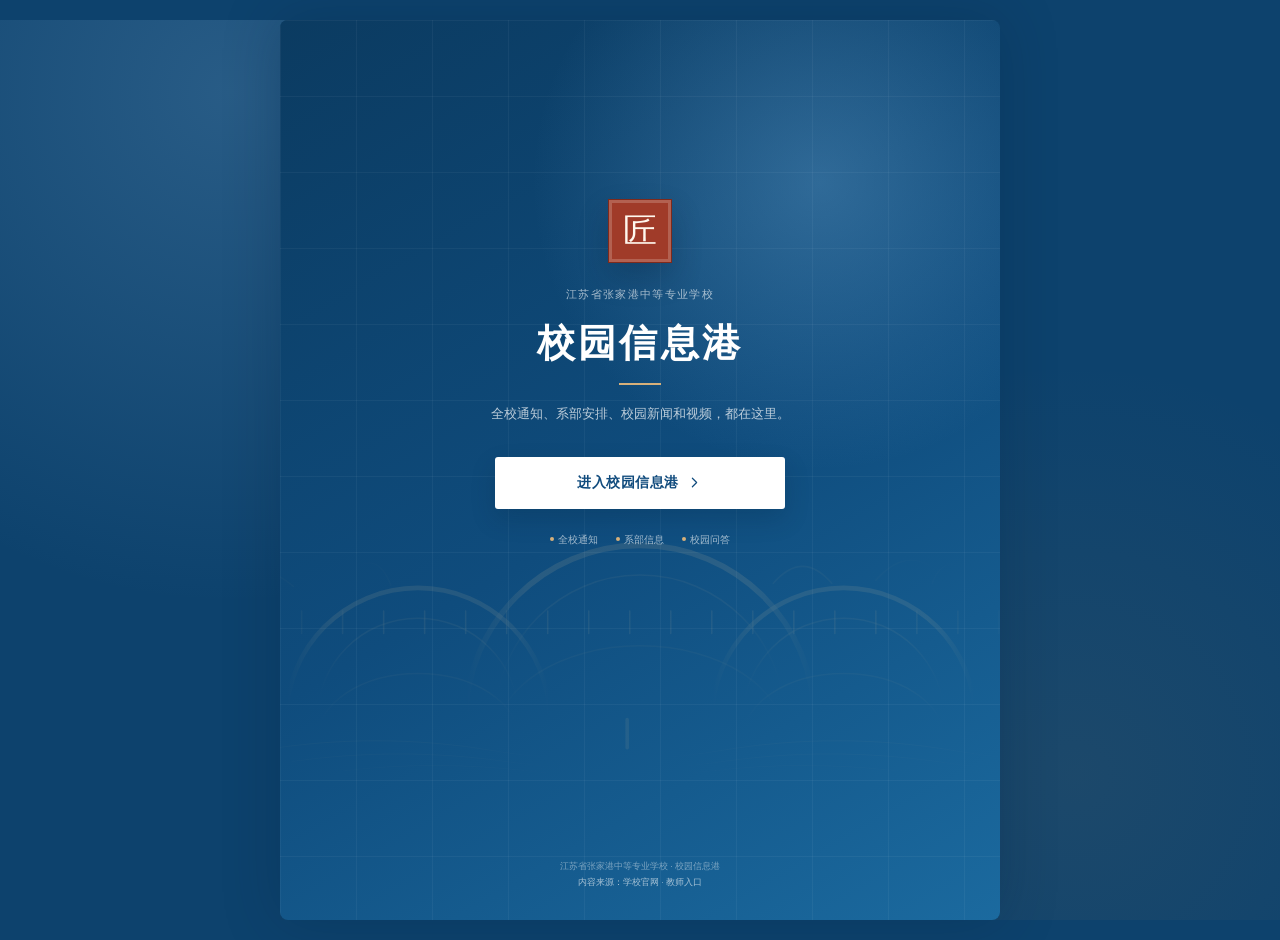
<file: index.html>
<!doctype html>
<html lang="zh-CN">
<head>
<meta charset="utf-8">
<meta name="viewport" content="width=device-width,initial-scale=1,viewport-fit=cover">
<meta name="theme-color" content="#173a33">
<meta name="description" content="江苏省张家港中等专业学校校园信息港学生端">
<title>校园信息港</title>
<link rel="icon" href="assets/images/brand/favicon.svg" type="image/svg+xml">
<link rel="stylesheet" href="assets/css/student.css">
</head>
<body>
<div id="app" class="app-shell">
<div class="boot">
<div class="boot-seal">匠</div>
<p>校园信息港</p>
</div>
</div>
<div id="modalRoot"></div>
<div id="toastRoot" class="toast-wrap"></div>
<script src="assets/vendor/crypto-js/crypto-js.min.js"></script>
<script src="assets/js/seed.js"></script>
<script src="assets/js/core.js"></script>
<script src="assets/js/student.js"></script>
</body>
</html>
</file>
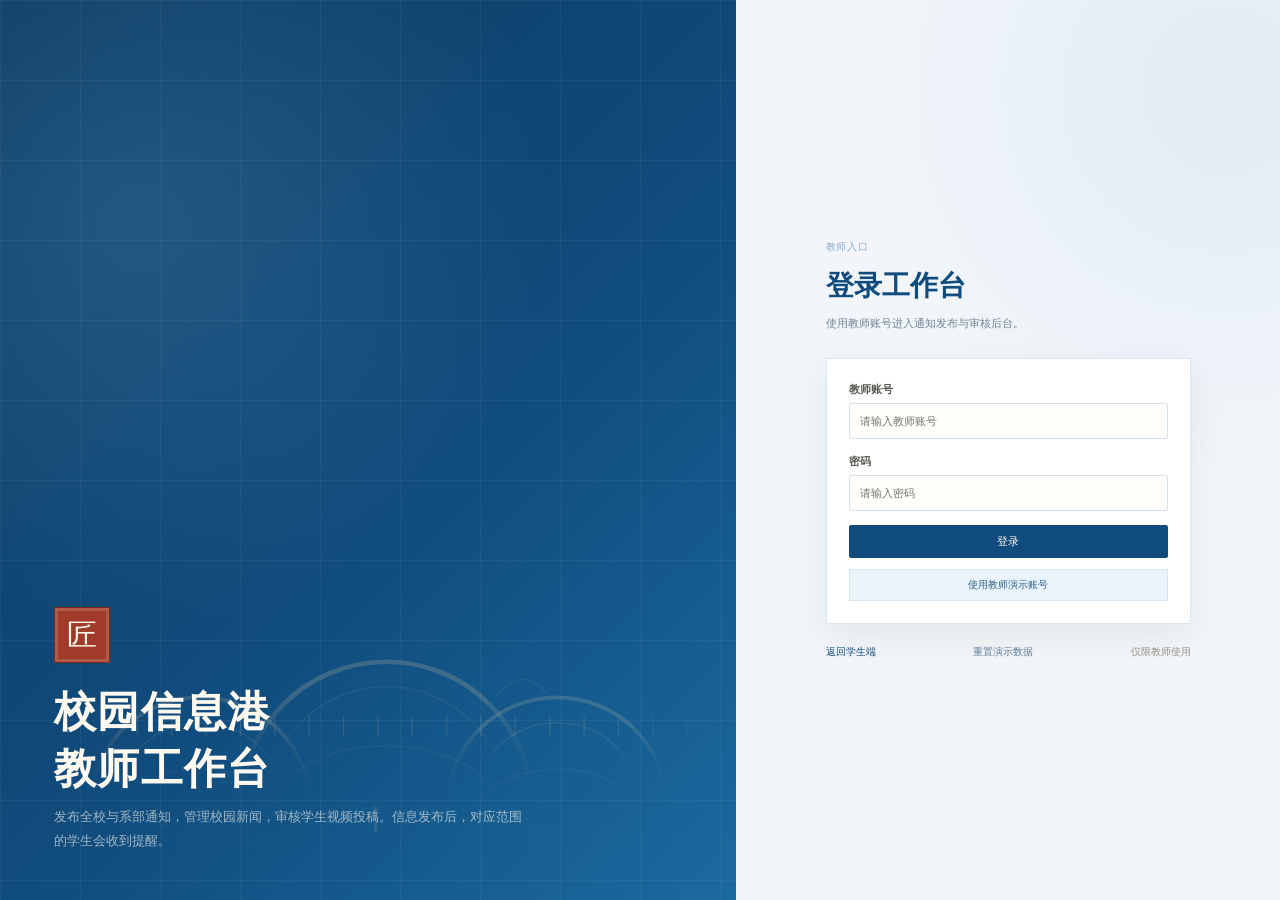
<file: teacher.html>
<!doctype html>
<html lang="zh-CN">
<head>
<meta charset="utf-8">
<meta name="viewport" content="width=device-width,initial-scale=1">
<meta name="theme-color" content="#173a33">
<meta name="description" content="江苏省张家港中等专业学校校园信息港教师端">
<title>教师工作台 · 校园信息港</title>
<link rel="icon" href="assets/images/brand/favicon.svg" type="image/svg+xml">
<link rel="stylesheet" href="assets/css/teacher.css">
</head>
<body>
<div id="teacherApp">
<div class="teacher-boot">
<div class="boot-seal">匠</div>
<p>教师工作台</p>
</div>
</div>
<div id="modalRoot"></div>
<div id="toastRoot" class="toast-wrap"></div>
<script src="assets/vendor/crypto-js/crypto-js.min.js"></script>
<script src="assets/js/seed.js"></script>
<script src="assets/js/core.js"></script>
<script src="assets/js/teacher.js"></script>
</body>
</html>
</file>
<file: assets/css/student.css>
:root {
  --green: #173a33;
  --green-2: #235247;
  --green-3: #2f6256;
  --walnut: #493628;
  --walnut-2: #6a503a;
  --brass: #b58b53;
  --brass-2: #d0b07b;
  --paper: #f4f0e7;
  --paper-2: #ebe5d9;
  --surface: #fffdf8;
  --text: #2d2e2a;
  --muted: #746f66;
  --line: #e1d8c8;
  --red: #9d3a28;
  --red-soft: #f9ede8;
  --blue: #4b6770;
  --sage: #637863;
  --shadow: 0 10px 28px rgba(37, 40, 31, 0.07);
  --serif: "STZhongsong", "FZShuSong-Z01", "Songti SC", "Noto Serif SC", "SimSun", serif;
  --sans: "Microsoft YaHei", "PingFang SC", "Noto Sans SC", "Segoe UI", sans-serif;
}

* {
  box-sizing: border-box;
}

html {
  background: #283b36;
  scroll-behavior: smooth;
}

body {
  margin: 0;
  color: var(--text);
  background:
    radial-gradient(circle at 20% 10%, rgba(181, 139, 83, 0.16), transparent 34rem),
    #283b36;
  font-family: var(--sans);
  font-size: 15px;
  line-height: 1.7;
  -webkit-font-smoothing: antialiased;
}

a {
  color: inherit;
  text-decoration: none;
}

button,
input,
textarea,
select {
  font: inherit;
}

button {
  cursor: pointer;
}

img {
  max-width: 100%;
}

h1,
h2,
h3,
p {
  margin-top: 0;
}

.app-shell {
  position: relative;
  width: min(100%, 720px);
  min-height: 100vh;
  margin: 0 auto;
  padding-bottom: calc(76px + env(safe-area-inset-bottom));
  background: var(--paper);
  box-shadow: 0 0 55px rgba(0, 0, 0, 0.22);
}

.boot {
  display: flex;
  align-items: center;
  justify-content: center;
  flex-direction: column;
  gap: 13px;
  min-height: 100vh;
  color: var(--green);
}

.boot-seal {
  display: flex;
  align-items: center;
  justify-content: center;
  width: 54px;
  height: 54px;
  color: #fff8ed;
  background: var(--red);
  border: 1px solid #7d2a1c;
  box-shadow: inset 0 0 0 3px rgba(255, 248, 237, 0.18);
  font-family: var(--serif);
  font-size: 28px;
}

.boot p {
  margin: 0;
  color: var(--green);
  font-family: var(--serif);
  font-size: 18px;
  letter-spacing: 0.08em;
}

.topbar {
  position: sticky;
  top: 0;
  z-index: 50;
  display: flex;
  align-items: center;
  gap: 11px;
  min-height: 63px;
  padding: calc(10px + env(safe-area-inset-top)) 17px 10px;
  color: #fff9ef;
  background: var(--green);
  border-bottom: 1px solid rgba(255, 248, 238, 0.1);
}

.topbar::after {
  position: absolute;
  right: 0;
  bottom: 0;
  left: 0;
  height: 1px;
  background: linear-gradient(90deg, transparent, rgba(208, 176, 123, 0.55), transparent);
  content: "";
}

.top-seal {
  display: flex;
  align-items: center;
  justify-content: center;
  width: 34px;
  height: 34px;
  flex: 0 0 auto;
  color: #fff7ed;
  background: var(--red);
  border: 1px solid #7e2c1c;
  box-shadow: inset 0 0 0 2px rgba(255, 248, 237, 0.18);
  font-family: var(--serif);
  font-size: 18px;
}

.top-brand {
  display: flex;
  flex: 1;
  flex-direction: column;
  min-width: 0;
  line-height: 1.3;
}

.top-brand strong {
  overflow: hidden;
  color: #fff9ef;
  font-family: var(--serif);
  font-size: 17px;
  font-weight: 600;
  letter-spacing: 0.04em;
  text-overflow: ellipsis;
  white-space: nowrap;
}

.top-brand span {
  overflow: hidden;
  color: rgba(255, 248, 238, 0.5);
  font-size: 10px;
  letter-spacing: 0.06em;
  text-overflow: ellipsis;
  white-space: nowrap;
}

.top-action {
  position: relative;
  display: flex;
  align-items: center;
  justify-content: center;
  width: 36px;
  height: 36px;
  flex: 0 0 auto;
  padding: 0;
  color: rgba(255, 248, 238, 0.9);
  background: rgba(255, 248, 238, 0.06);
  border: 1px solid rgba(255, 248, 238, 0.12);
  border-radius: 50%;
}

.top-action svg {
  width: 19px;
  height: 19px;
}

.top-badge {
  position: absolute;
  top: -3px;
  right: -4px;
  display: flex;
  align-items: center;
  justify-content: center;
  min-width: 17px;
  height: 17px;
  padding: 0 4px;
  color: #fff;
  background: var(--red);
  border: 2px solid var(--green);
  border-radius: 99px;
  font-size: 8px;
  font-weight: 700;
  line-height: 1;
}

.top-back {
  display: flex;
  align-items: center;
  justify-content: center;
  width: 33px;
  height: 33px;
  flex: 0 0 auto;
  padding: 0;
  color: #fff9ef;
  background: transparent;
  border: 1px solid rgba(255, 248, 238, 0.16);
  border-radius: 50%;
}

.top-back svg {
  width: 18px;
  height: 18px;
}

.top-page {
  flex: 1;
  color: #fff9ef;
  font-family: var(--serif);
  font-size: 17px;
  letter-spacing: 0.03em;
}

.page {
  padding: 18px 17px 24px;
}

.page-no-pad {
  padding: 0;
}

.home-head {
  display: flex;
  align-items: flex-end;
  justify-content: space-between;
  gap: 16px;
  padding: 4px 1px 16px;
}

.home-head h1 {
  margin: 0 0 4px;
  color: var(--green);
  font-family: var(--serif);
  font-size: 26px;
  font-weight: 700;
  line-height: 1.36;
  letter-spacing: 0.01em;
}

.home-head p {
  margin: 0;
  color: var(--muted);
  font-size: 11.5px;
}

.dept-pill {
  display: inline-flex;
  align-items: center;
  gap: 6px;
  padding: 4px 9px;
  color: var(--green-2);
  background: rgba(35, 82, 71, 0.07);
  border: 1px solid rgba(35, 82, 71, 0.16);
  border-radius: 99px;
  font-size: 10.5px;
  white-space: nowrap;
}

.dept-pill::before {
  width: 5px;
  height: 5px;
  background: var(--green-3);
  border-radius: 50%;
  content: "";
}

.ask-card {
  position: relative;
  overflow: hidden;
  margin-bottom: 16px;
  padding: 19px 18px 17px;
  color: #fff9ef;
  background:
    linear-gradient(100deg, rgba(17, 49, 43, 0.98), rgba(42, 87, 74, 0.96)),
    var(--green);
  border-radius: 7px;
}

.ask-card::before {
  position: absolute;
  right: -65px;
  bottom: -96px;
  width: 240px;
  height: 240px;
  border: 1px solid rgba(211, 183, 137, 0.18);
  border-radius: 50%;
  box-shadow: 0 0 0 35px rgba(211, 183, 137, 0.04), 0 0 0 70px rgba(211, 183, 137, 0.025);
  content: "";
}

.ask-card::after {
  position: absolute;
  right: -25px;
  bottom: -4px;
  width: 280px;
  height: 92px;
  background: url("../images/brand/bridge.svg") center bottom / cover no-repeat;
  content: "";
  opacity: 0.22;
}

.ask-copy {
  position: relative;
  z-index: 1;
  display: flex;
  align-items: center;
  justify-content: space-between;
  gap: 12px;
  margin-bottom: 13px;
}

.ask-copy h2 {
  margin: 0;
  font-family: var(--serif);
  font-size: 20px;
  font-weight: 600;
  letter-spacing: 0.02em;
}

.ask-copy span {
  color: rgba(255, 249, 239, 0.6);
  font-size: 10px;
}

.ask-form {
  position: relative;
  z-index: 1;
  display: flex;
  align-items: center;
  gap: 7px;
  padding: 4px 4px 4px 12px;
  background: rgba(255, 253, 248, 0.96);
  border-radius: 5px;
}

.ask-form input {
  width: 100%;
  min-width: 0;
  padding: 7px 0;
  color: var(--text);
  background: transparent;
  border: 0;
  outline: 0;
  font-size: 12.5px;
}

.ask-form input::placeholder {
  color: #9d9588;
}

.ask-form button {
  display: flex;
  align-items: center;
  justify-content: center;
  width: 35px;
  height: 35px;
  flex: 0 0 auto;
  padding: 0;
  color: #fff7ed;
  background: var(--walnut);
  border: 0;
  border-radius: 3px;
}

.ask-form button svg {
  width: 18px;
  height: 18px;
}

.urgent-card {
  display: flex;
  align-items: flex-start;
  gap: 11px;
  margin-bottom: 17px;
  padding: 13px 14px;
  background: var(--red-soft);
  border: 1px solid #eccfc4;
  border-left: 3px solid var(--red);
  border-radius: 4px;
}

.urgent-icon {
  display: flex;
  align-items: center;
  justify-content: center;
  width: 31px;
  height: 31px;
  flex: 0 0 auto;
  color: var(--red);
  background: #fff8f3;
  border: 1px solid #e6c8bd;
  border-radius: 50%;
}

.urgent-icon svg {
  width: 16px;
  height: 16px;
}

.urgent-copy {
  flex: 1;
  min-width: 0;
}

.urgent-meta {
  display: flex;
  align-items: center;
  gap: 7px;
  margin-bottom: 3px;
  color: #9a5b49;
  font-size: 10px;
}

.urgent-meta strong {
  padding: 1px 5px;
  color: #fff;
  background: var(--red);
  font-size: 9px;
  font-weight: 600;
}

.urgent-copy h3 {
  overflow: hidden;
  margin: 0 0 3px;
  color: #4b332a;
  font-family: var(--sans);
  font-size: 13px;
  font-weight: 600;
  line-height: 1.55;
  text-overflow: ellipsis;
  white-space: nowrap;
}

.urgent-copy p {
  overflow: hidden;
  margin: 0;
  color: #8b6b60;
  font-size: 10.5px;
  line-height: 1.55;
  text-overflow: ellipsis;
  white-space: nowrap;
}

.urgent-arrow {
  align-self: center;
  flex: 0 0 auto;
  color: #a37465;
}

.urgent-arrow svg {
  width: 16px;
  height: 16px;
}

.section {
  margin-bottom: 23px;
}

.section-head {
  display: flex;
  align-items: center;
  justify-content: space-between;
  gap: 12px;
  margin-bottom: 10px;
}

.section-head h2 {
  margin: 0;
  color: var(--green);
  font-family: var(--serif);
  font-size: 19px;
  font-weight: 700;
  letter-spacing: 0.02em;
}

.section-head a {
  color: #8b8478;
  font-size: 10.5px;
}

.section-head a:hover {
  color: var(--green);
}

.dept-scroll {
  display: flex;
  gap: 9px;
  overflow-x: auto;
  margin: 0 -17px;
  padding: 1px 17px 4px;
  scrollbar-width: none;
}

.dept-scroll::-webkit-scrollbar {
  display: none;
}

.dept-card {
  display: flex;
  flex: 0 0 163px;
  flex-direction: column;
  min-height: 104px;
  padding: 12px 12px 11px;
  background: var(--surface);
  border: 1px solid var(--line);
  border-top: 3px solid var(--dept-color, var(--green));
  border-radius: 4px;
}

.dept-card:hover {
  border-color: #c9bca8;
  border-top-color: var(--dept-color, var(--green));
}

.dept-card-top {
  display: flex;
  align-items: center;
  justify-content: space-between;
  gap: 8px;
  margin-bottom: 7px;
}

.dept-card strong {
  overflow: hidden;
  color: var(--green);
  font-size: 12.5px;
  font-weight: 600;
  text-overflow: ellipsis;
  white-space: nowrap;
}

.dept-card em {
  flex: 0 0 auto;
  padding: 1px 5px;
  color: var(--dept-color, var(--green));
  background: #f8f5ee;
  border: 1px solid #ece5d8;
  border-radius: 99px;
  font-size: 8.5px;
  font-style: normal;
}

.dept-card p {
  display: -webkit-box;
  overflow: hidden;
  margin: 0;
  color: #777067;
  font-size: 10px;
  line-height: 1.6;
  -webkit-box-orient: vertical;
  -webkit-line-clamp: 2;
}

.dept-card small {
  margin-top: auto;
  padding-top: 6px;
  color: #a49a8d;
  font-size: 8.5px;
}

.notice-list {
  display: flex;
  flex-direction: column;
  gap: 8px;
}

.notice-card {
  display: flex;
  flex-direction: column;
  gap: 5px;
  padding: 13px 14px;
  background: var(--surface);
  border: 1px solid var(--line);
  border-radius: 4px;
  transition: border-color 0.2s ease;
}

.notice-card:hover {
  border-color: #b9ab96;
}

.notice-card.is-pinned {
  border-left: 3px solid var(--brass);
}

.notice-top {
  display: flex;
  align-items: center;
  gap: 6px;
  flex-wrap: wrap;
}

.badge {
  display: inline-flex;
  align-items: center;
  gap: 3px;
  padding: 2px 6px;
  border: 1px solid transparent;
  border-radius: 2px;
  font-size: 9px;
  font-weight: 600;
  line-height: 1.55;
  white-space: nowrap;
}

.badge-urgent {
  color: #973824;
  background: #faece7;
  border-color: #edcfc4;
}

.badge-important {
  color: #8a652d;
  background: #faf3e4;
  border-color: #e8d6b6;
}

.badge-normal {
  color: #6d756b;
  background: #f1f3ee;
  border-color: #dde3d8;
}

.badge-all {
  color: #2f5f57;
  background: #ecf4f0;
  border-color: #cfe3da;
}

.badge-dept {
  color: #5f5b53;
  background: #f6f2ea;
  border-color: #e4dccf;
}

.cat-travel { color: #8d5f34; background: #faf2e6; border-color: #ead9bc; }
.cat-safety { color: #953c2a; background: #f9ece7; border-color: #eccfc5; }
.cat-study { color: #456476; background: #edf3f5; border-color: #d4e1e5; }
.cat-life { color: #6d6048; background: #f7f3e8; border-color: #e7ddca; }
.cat-dept { color: #4b695c; background: #edf4ef; border-color: #d6e4da; }
.cat-event { color: #7b5d72; background: #f5eef2; border-color: #e5d4df; }
.cat-service { color: #5d6b70; background: #f0f4f4; border-color: #dce5e5; }
.cat-skill { color: #806332; background: #faf3e3; border-color: #e9d7b12b; }
.cat-default { color: #6d675e; background: #f5f2ec; border-color: #e5ded2; }

.notice-card h3 {
  margin: 0;
  color: #343630;
  font-family: var(--sans);
  font-size: 14px;
  font-weight: 600;
  line-height: 1.58;
}

.notice-card h3 a {
  display: -webkit-box;
  overflow: hidden;
  -webkit-box-orient: vertical;
  -webkit-line-clamp: 2;
}

.notice-card:hover h3 {
  color: var(--green-2);
}

.notice-bottom {
  display: flex;
  align-items: center;
  justify-content: space-between;
  gap: 12px;
  color: #9b9387;
  font-size: 9.5px;
}

.notice-bottom span {
  display: inline-flex;
  align-items: center;
  gap: 4px;
}

.notice-bottom svg {
  width: 12px;
  height: 12px;
}

.news-strip {
  display: flex;
  gap: 10px;
  overflow-x: auto;
  margin: 0 -17px;
  padding: 1px 17px 4px;
  scrollbar-width: none;
}

.news-strip::-webkit-scrollbar {
  display: none;
}

.news-mini {
  display: flex;
  flex: 0 0 230px;
  flex-direction: column;
  overflow: hidden;
  background: var(--surface);
  border: 1px solid var(--line);
  border-radius: 4px;
}

.news-mini-image {
  display: block;
  overflow: hidden;
  aspect-ratio: 16 / 9;
  background: #e9e2d4;
}

.news-mini-image img {
  width: 100%;
  height: 100%;
  object-fit: cover;
}

.news-mini-copy {
  padding: 10px 11px 11px;
}

.news-mini-copy span {
  color: #9a7650;
  font-size: 9px;
}

.news-mini-copy h3 {
  display: -webkit-box;
  overflow: hidden;
  margin: 3px 0 0;
  color: #343630;
  font-size: 12px;
  font-weight: 600;
  line-height: 1.55;
  -webkit-box-orient: vertical;
  -webkit-line-clamp: 2;
}

.news-text-row {
  display: flex;
  align-items: flex-start;
  gap: 9px;
  padding: 10px 0;
  border-bottom: 1px solid var(--line);
}

.news-text-row:last-child {
  border-bottom: 0;
}

.news-text-row time {
  flex: 0 0 auto;
  color: #9a7650;
  font-size: 9px;
}

.news-text-row span {
  color: #47473f;
  font-size: 12px;
  line-height: 1.55;
}

.video-strip {
  display: flex;
  gap: 10px;
  overflow-x: auto;
  margin: 0 -17px;
  padding: 1px 17px 4px;
  scrollbar-width: none;
}

.video-strip::-webkit-scrollbar {
  display: none;
}

.video-mini {
  flex: 0 0 195px;
  overflow: hidden;
  background: var(--surface);
  border: 1px solid var(--line);
  border-radius: 4px;
}

.video-thumb {
  position: relative;
  display: block;
  overflow: hidden;
  aspect-ratio: 16 / 9;
  background: #d6d0c5;
}

.video-thumb img {
  width: 100%;
  height: 100%;
  object-fit: cover;
}

.video-thumb::after {
  position: absolute;
  inset: 0;
  background: linear-gradient(0deg, rgba(19, 32, 28, 0.36), transparent 60%);
  content: "";
}

.play-dot {
  position: absolute;
  top: 50%;
  left: 50%;
  z-index: 1;
  display: flex;
  align-items: center;
  justify-content: center;
  width: 34px;
  height: 34px;
  color: #fff9ef;
  background: rgba(27, 58, 51, 0.72);
  border: 1px solid rgba(255, 246, 232, 0.45);
  border-radius: 50%;
  transform: translate(-50%, -50%);
}

.play-dot svg {
  width: 17px;
  height: 17px;
  margin-left: 1px;
}

.video-mini-copy {
  padding: 8px 10px 10px;
}

.video-mini-copy h3 {
  display: -webkit-box;
  overflow: hidden;
  margin: 0 0 2px;
  color: #36362f;
  font-size: 11.5px;
  font-weight: 600;
  line-height: 1.55;
  -webkit-box-orient: vertical;
  -webkit-line-clamp: 2;
}

.video-mini-copy span {
  color: #9b9285;
  font-size: 8.5px;
}

.bottom-nav {
  position: fixed;
  right: 0;
  bottom: 0;
  left: 50%;
  z-index: 60;
  display: grid;
  grid-template-columns: repeat(4, 1fr);
  width: min(100%, 720px);
  transform: translateX(-50%);
  padding: 7px 8px calc(6px + env(safe-area-inset-bottom));
  background: rgba(255, 253, 248, 0.97);
  border-top: 1px solid var(--line);
  box-shadow: 0 -8px 24px rgba(37, 40, 31, 0.06);
  backdrop-filter: blur(10px);
}

.tab-item {
  position: relative;
  display: flex;
  flex-direction: column;
  align-items: center;
  gap: 2px;
  padding: 3px 0 2px;
  color: #8d887e;
  font-size: 9px;
  line-height: 1.35;
}

.tab-item svg {
  width: 21px;
  height: 21px;
}

.tab-item.active {
  color: var(--green);
  font-weight: 600;
}

.tab-item.active::before {
  position: absolute;
  top: -7px;
  left: 50%;
  width: 18px;
  height: 2px;
  background: var(--red);
  content: "";
  transform: translateX(-50%);
}

.tab-badge {
  position: absolute;
  top: 0;
  left: calc(50% + 8px);
  display: flex;
  align-items: center;
  justify-content: center;
  min-width: 15px;
  height: 15px;
  padding: 0 4px;
  color: #fff;
  background: var(--red);
  border: 1px solid var(--surface);
  border-radius: 99px;
  font-size: 7px;
  font-weight: 700;
  line-height: 1;
}

.page-head {
  padding: 3px 1px 15px;
}

.page-head h1 {
  margin: 0 0 3px;
  color: var(--green);
  font-family: var(--serif);
  font-size: 25px;
  font-weight: 700;
}

.page-head p {
  margin: 0;
  color: var(--muted);
  font-size: 11px;
}

.filter-box {
  margin-bottom: 12px;
}

.search-line {
  display: flex;
  align-items: center;
  gap: 8px;
  padding: 8px 11px;
  background: var(--surface);
  border: 1px solid var(--line);
  border-radius: 4px;
}

.search-line svg {
  width: 16px;
  height: 16px;
  flex: 0 0 auto;
  color: #a59d91;
}

.search-line input {
  width: 100%;
  min-width: 0;
  padding: 1px 0;
  color: var(--text);
  background: transparent;
  border: 0;
  outline: 0;
  font-size: 12px;
}

.filter-scroll {
  display: flex;
  gap: 5px;
  overflow-x: auto;
  margin: 10px -17px 0;
  padding: 0 17px 2px;
  scrollbar-width: none;
}

.filter-scroll::-webkit-scrollbar {
  display: none;
}

.filter-chip {
  flex: 0 0 auto;
  padding: 5px 10px;
  color: #7d786e;
  background: transparent;
  border: 1px solid var(--line);
  border-radius: 99px;
  font-size: 10.5px;
  white-space: nowrap;
}

.filter-chip.active {
  color: #fff8ee;
  background: var(--green);
  border-color: var(--green);
}

.filter-row {
  display: flex;
  align-items: center;
  gap: 7px;
  margin-top: 8px;
}

.filter-row select {
  flex: 1;
  padding: 7px 9px;
  color: #6d685f;
  background: var(--surface);
  border: 1px solid var(--line);
  border-radius: 4px;
  outline: 0;
  font-size: 10.5px;
}

.result-count {
  margin: 8px 1px 9px;
  color: #91897c;
  font-size: 9.5px;
}

.notice-detail-head {
  padding: 3px 1px 16px;
}

.detail-badges {
  display: flex;
  align-items: center;
  flex-wrap: wrap;
  gap: 6px;
  margin-bottom: 9px;
}

.notice-detail-head h1 {
  margin: 0 0 13px;
  color: #2f332d;
  font-family: var(--serif);
  font-size: 25px;
  font-weight: 700;
  line-height: 1.48;
}

.detail-meta {
  display: flex;
  flex-wrap: wrap;
  gap: 5px 13px;
  color: #938b7f;
  font-size: 10px;
}

.detail-meta span {
  display: inline-flex;
  align-items: center;
  gap: 4px;
}

.detail-meta svg {
  width: 12px;
  height: 12px;
}

.notice-content {
  padding: 17px 16px;
  color: #3f423b;
  background: var(--surface);
  border: 1px solid var(--line);
  border-radius: 4px;
  font-size: 13.5px;
  line-height: 2;
  white-space: pre-line;
}

.notice-source {
  display: flex;
  align-items: flex-start;
  gap: 8px;
  margin-top: 12px;
  padding: 11px 12px;
  color: #8b8375;
  background: #f1ece2;
  border: 1px solid #e5dccd;
  border-radius: 3px;
  font-size: 10px;
  line-height: 1.7;
}

.notice-source svg {
  flex: 0 0 auto;
  width: 14px;
  height: 14px;
  margin-top: 2px;
  color: var(--brass);
}

.detail-actions {
  display: flex;
  gap: 7px;
  margin-top: 13px;
}

.btn {
  display: inline-flex;
  align-items: center;
  justify-content: center;
  gap: 6px;
  padding: 8px 13px;
  border: 1px solid transparent;
  border-radius: 3px;
  font-size: 11.5px;
  font-weight: 500;
  line-height: 1.5;
}

.btn svg {
  width: 15px;
  height: 15px;
}

.btn-primary {
  color: #fff8ee;
  background: var(--green);
  border-color: var(--green);
}

.btn-primary:hover {
  background: var(--green-2);
}

.btn-outline {
  color: var(--green);
  background: transparent;
  border-color: #b9c7bd;
}

.btn-outline:hover {
  background: #edf2ed;
}

.btn-soft {
  color: #5f5b52;
  background: #f2eee6;
  border-color: #e3dbcd;
}

.btn-danger {
  color: #913b2a;
  background: #faeee9;
  border-color: #eccfc4;
}

.btn-block {
  width: 100%;
}

.btn[disabled] {
  opacity: 0.55;
  cursor: wait;
}

.related-block {
  margin-top: 23px;
}

.related-block h2 {
  margin: 0 0 9px;
  color: var(--green);
  font-family: var(--serif);
  font-size: 17px;
}

.related-link {
  display: flex;
  align-items: center;
  gap: 8px;
  padding: 9px 0;
  color: #52554d;
  border-bottom: 1px solid var(--line);
  font-size: 11.5px;
}

.related-link:last-child {
  border-bottom: 0;
}

.related-link span {
  width: 5px;
  height: 5px;
  flex: 0 0 auto;
  background: var(--brass);
  border-radius: 50%;
}

.empty {
  padding: 42px 18px;
  color: #8d867a;
  text-align: center;
  background: var(--surface);
  border: 1px dashed #d8cdbb;
  border-radius: 4px;
}

.empty svg {
  width: 29px;
  height: 29px;
  margin-bottom: 8px;
  color: #b3a996;
}

.empty h2 {
  margin: 0 0 4px;
  color: #5f5a51;
  font-family: var(--serif);
  font-size: 17px;
}

.empty p {
  margin: 0;
  font-size: 10.5px;
  line-height: 1.7;
}

.ask-page {
  display: flex;
  flex-direction: column;
  min-height: calc(100vh - 63px);
  padding-bottom: calc(136px + env(safe-area-inset-bottom));
}

.ask-intro {
  padding: 7px 1px 16px;
}

.ask-intro h1 {
  margin: 0 0 3px;
  color: var(--green);
  font-family: var(--serif);
  font-size: 25px;
}

.ask-intro p {
  margin: 0;
  color: #878074;
  font-size: 10.5px;
}

.chat-list {
  display: flex;
  flex: 1;
  flex-direction: column;
  gap: 12px;
  padding-bottom: 16px;
}

.chat-row {
  display: flex;
  align-items: flex-start;
  gap: 7px;
}

.chat-row.user {
  flex-direction: row-reverse;
}

.chat-avatar {
  display: flex;
  align-items: center;
  justify-content: center;
  width: 27px;
  height: 27px;
  flex: 0 0 auto;
  color: #fff8ee;
  background: var(--green);
  border-radius: 50%;
  font-family: var(--serif);
  font-size: 13px;
}

.chat-row.user .chat-avatar {
  background: var(--walnut);
}

.chat-bubble {
  max-width: calc(100% - 48px);
  padding: 10px 12px;
  color: #484b44;
  background: var(--surface);
  border: 1px solid var(--line);
  border-radius: 3px 9px 9px 9px;
  font-size: 12px;
  line-height: 1.8;
  white-space: pre-line;
}

.chat-row.user .chat-bubble {
  color: #fff9ef;
  background: var(--green-2);
  border-color: var(--green-2);
  border-radius: 9px 3px 9px 9px;
}

.chat-sources {
  display: flex;
  flex-direction: column;
  gap: 5px;
  margin-top: 8px;
}

.chat-source {
  display: flex;
  align-items: center;
  gap: 6px;
  padding: 6px 8px;
  color: #4a5f54;
  background: #f2f5f0;
  border: 1px solid #dce5da;
  border-radius: 2px;
  font-size: 10px;
}

.chat-source span {
  color: var(--brass);
}

.suggest-list {
  display: flex;
  flex-wrap: wrap;
  gap: 6px;
  margin-bottom: 12px;
}

.suggest-list button {
  padding: 5px 9px;
  color: #647367;
  background: #edf2ea;
  border: 1px solid #d9e2d6;
  border-radius: 99px;
  font-size: 10px;
}

.ask-input-wrap {
  position: fixed;
  right: auto;
  bottom: calc(56px + env(safe-area-inset-bottom));
  left: 50%;
  z-index: 55;
  width: min(100%, 720px);
  margin: 0;
  padding: 9px 17px;
  background: rgba(243, 247, 251, 0.97);
  border-top: 1px solid var(--line);
  transform: translateX(-50%);
  backdrop-filter: blur(8px);
}

.ask-input {
  display: flex;
  align-items: center;
  gap: 7px;
  padding: 4px 4px 4px 12px;
  background: var(--surface);
  border: 1px solid #d9cfbf;
  border-radius: 5px;
}

.ask-input > svg,
.ask-form > svg {
  width: 17px;
  height: 17px;
  flex: 0 0 auto;
  color: #7d93a6;
}

.ask-input input {
  flex: 1;
  min-width: 0;
  padding: 7px 0;
  color: var(--text);
  background: transparent;
  border: 0;
  outline: 0;
  font-size: 12.5px;
}

.ask-input button {
  display: flex;
  align-items: center;
  justify-content: center;
  width: 35px;
  height: 35px;
  flex: 0 0 auto;
  padding: 0;
  color: #fff8ee;
  background: var(--green);
  border: 0;
  border-radius: 3px;
}

.ask-input button svg {
  width: 17px;
  height: 17px;
}

.video-page-grid {
  display: flex;
  flex-direction: column;
  gap: 10px;
}

.video-item {
  overflow: hidden;
  background: var(--surface);
  border: 1px solid var(--line);
  border-radius: 4px;
}

.video-item-cover {
  position: relative;
  display: block;
  overflow: hidden;
  aspect-ratio: 16 / 9;
  background: #dfd8ca;
}

.video-item-cover img {
  width: 100%;
  height: 100%;
  object-fit: cover;
}

.video-item-cover::after {
  position: absolute;
  inset: 0;
  background: linear-gradient(0deg, rgba(16, 37, 31, 0.4), transparent 60%);
  content: "";
}

.video-item-copy {
  padding: 11px 13px 13px;
}

.video-item-copy h2 {
  margin: 0 0 4px;
  color: #34362f;
  font-size: 14.5px;
  font-weight: 600;
  line-height: 1.55;
}

.video-item-copy p {
  margin: 0 0 5px;
  color: #817a6f;
  font-size: 10.5px;
  line-height: 1.6;
}

.video-meta-row {
  display: flex;
  align-items: center;
  justify-content: space-between;
  gap: 8px;
  color: #9b9285;
  font-size: 9px;
}

.play-page-player {
  overflow: hidden;
  aspect-ratio: 16 / 9;
  background: #0e211c;
  border-radius: 4px;
}

.play-page-player video {
  display: block;
  width: 100%;
  height: 100%;
  object-fit: contain;
}

.play-page-info {
  padding: 16px 1px 0;
}

.play-page-info h1 {
  margin: 0 0 8px;
  color: #30332d;
  font-family: var(--serif);
  font-size: 23px;
  line-height: 1.45;
}

.play-page-info .detail-meta {
  margin-bottom: 12px;
}

.play-description {
  padding: 13px 14px;
  color: #55584f;
  background: var(--surface);
  border: 1px solid var(--line);
  border-radius: 4px;
  font-size: 12px;
  line-height: 1.9;
  white-space: pre-line;
}

.review-stamp {
  display: inline-flex;
  align-items: center;
  gap: 5px;
  margin-top: 11px;
  padding: 4px 8px;
  color: #41634f;
  background: #edf5ee;
  border: 1px solid #d0e4d4;
  border-radius: 2px;
  font-size: 9.5px;
}

.review-stamp svg {
  width: 13px;
  height: 13px;
}

.form-page {
  padding-bottom: 20px;
}

.form-block {
  margin-bottom: 11px;
  padding: 14px;
  background: var(--surface);
  border: 1px solid var(--line);
  border-radius: 4px;
}

.form-block h2 {
  margin: 0 0 12px;
  color: var(--green);
  font-family: var(--serif);
  font-size: 17px;
}

.field {
  margin-bottom: 12px;
}

.field:last-child {
  margin-bottom: 0;
}

.field label {
  display: block;
  margin-bottom: 5px;
  color: #5c5a53;
  font-size: 11px;
  font-weight: 600;
}

.field input,
.field textarea,
.field select {
  width: 100%;
  padding: 9px 10px;
  color: #3e403a;
  background: #fffefa;
  border: 1px solid #d9cfbf;
  border-radius: 3px;
  outline: 0;
  font-size: 12px;
}

.field textarea {
  min-height: 105px;
  resize: vertical;
  line-height: 1.8;
}

.field input:focus,
.field textarea:focus,
.field select:focus {
  border-color: #8ba99a;
  box-shadow: 0 0 0 3px rgba(43, 97, 80, 0.08);
}

.field-hint {
  margin-top: 4px;
  color: #9a9286;
  font-size: 9px;
  line-height: 1.6;
}

.file-label {
  display: flex;
  align-items: center;
  justify-content: space-between;
  gap: 9px;
  min-height: 45px;
  padding: 9px 10px;
  color: #7c766c;
  background: #faf7f1;
  border: 1px dashed #cfc3b1;
  border-radius: 3px;
  font-size: 10.5px;
}

.file-label input {
  position: absolute;
  width: 1px;
  height: 1px;
  opacity: 0;
}

.file-label span {
  color: var(--green);
  font-weight: 600;
}

.form-error {
  margin-bottom: 11px;
  padding: 10px 12px;
  color: #873d2d;
  background: #faeee9;
  border: 1px solid #eccfc4;
  border-left: 3px solid var(--red);
  border-radius: 3px;
  font-size: 10.5px;
  line-height: 1.7;
}

.form-error ul {
  margin: 0;
  padding-left: 16px;
}

.form-actions {
  display: flex;
  flex-direction: column;
  gap: 8px;
  margin-top: 14px;
}

.submit-note {
  color: #9a9286;
  font-size: 9px;
  line-height: 1.7;
  text-align: center;
}

.profile-card {
  position: relative;
  overflow: hidden;
  margin-bottom: 13px;
  padding: 17px;
  color: #fff9ee;
  background:
    linear-gradient(100deg, rgba(19, 50, 43, 0.98), rgba(42, 82, 69, 0.96)),
    var(--green);
  border-radius: 5px;
}

.profile-card::after {
  position: absolute;
  right: -45px;
  bottom: -88px;
  width: 190px;
  height: 190px;
  border: 1px solid rgba(208, 176, 123, 0.18);
  border-radius: 50%;
  content: "";
}

.profile-user {
  position: relative;
  z-index: 1;
  display: flex;
  align-items: center;
  gap: 11px;
}

.profile-avatar {
  display: flex;
  align-items: center;
  justify-content: center;
  width: 47px;
  height: 47px;
  flex: 0 0 auto;
  color: var(--green);
  background: #f1ddbc;
  border-radius: 50%;
  font-family: var(--serif);
  font-size: 22px;
}

.profile-user h2 {
  margin: 0 0 2px;
  color: #fff9ee;
  font-family: var(--serif);
  font-size: 21px;
}

.profile-user p {
  margin: 0;
  color: rgba(255, 249, 238, 0.57);
  font-size: 10px;
}

.profile-notice {
  position: relative;
  z-index: 1;
  display: flex;
  align-items: center;
  gap: 6px;
  margin-top: 13px;
  padding-top: 10px;
  color: rgba(255, 249, 238, 0.6);
  border-top: 1px solid rgba(255, 249, 238, 0.1);
  font-size: 9.5px;
}

.profile-notice svg {
  width: 13px;
  height: 13px;
  color: var(--brass-2);
}

.menu-group {
  overflow: hidden;
  margin-bottom: 11px;
  background: var(--surface);
  border: 1px solid var(--line);
  border-radius: 4px;
}

.menu-link {
  display: flex;
  align-items: center;
  gap: 10px;
  width: 100%;
  min-height: 47px;
  padding: 10px 13px;
  color: #44483f;
  background: transparent;
  border: 0;
  border-bottom: 1px solid #eee8dd;
  border-radius: 0;
  font-family: inherit;
  font-size: 12px;
  text-align: left;
  appearance: none;
  -webkit-appearance: none;
}

.menu-link:last-child {
  border-bottom: 0;
}

.menu-link svg {
  width: 17px;
  height: 17px;
  flex: 0 0 auto;
  color: #788b7d;
}

.menu-link .menu-value {
  margin-left: auto;
  color: #a39b8e;
  font-size: 10px;
}

.menu-link .menu-arrow {
  width: 13px;
  height: 13px;
  color: #b4ab9e;
}

.menu-link.danger {
  color: #923e2d;
}

.menu-link.danger svg {
  color: #a85746;
}

.login-wrap {
  padding: 10px 1px 20px;
}

.login-seal {
  display: flex;
  align-items: center;
  justify-content: center;
  width: 49px;
  height: 49px;
  margin-bottom: 16px;
  color: #fff8ee;
  background: var(--red);
  border: 1px solid #7c2a1c;
  box-shadow: inset 0 0 0 3px rgba(255, 248, 238, 0.17);
  font-family: var(--serif);
  font-size: 25px;
}

.login-wrap h1 {
  margin: 0 0 4px;
  color: var(--green);
  font-family: var(--serif);
  font-size: 25px;
}

.login-wrap .lead {
  margin: 0 0 19px;
  color: #888175;
  font-size: 10.5px;
  line-height: 1.7;
}

.login-form-block {
  padding: 15px;
  background: var(--surface);
  border: 1px solid var(--line);
  border-radius: 4px;
}

.demo-bar {
  display: flex;
  gap: 6px;
  margin-top: 11px;
}

.demo-bar button {
  flex: 1;
  padding: 6px;
  color: #6d795f;
  background: #f0f4ec;
  border: 1px solid #d9e3d5;
  border-radius: 2px;
  font-size: 9px;
}

.login-alt {
  margin-top: 12px;
  color: #938b7f;
  font-size: 10px;
  text-align: center;
}

.login-alt a {
  color: var(--green);
  font-weight: 600;
}

.notification-list {
  display: flex;
  flex-direction: column;
  gap: 7px;
}

.notification-item {
  display: flex;
  gap: 10px;
  padding: 11px 12px;
  background: var(--surface);
  border: 1px solid var(--line);
  border-radius: 4px;
}

.notification-item.unread {
  background: #fbf7eb;
  border-color: #e6d7b9;
}

.notification-dot {
  width: 5px;
  height: 5px;
  flex: 0 0 auto;
  margin-top: 7px;
  background: var(--brass);
  border-radius: 50%;
}

.notification-copy {
  min-width: 0;
}

.notification-copy strong {
  display: block;
  margin-bottom: 2px;
  color: #3d4139;
  font-size: 11.5px;
  font-weight: 600;
  line-height: 1.55;
}

.notification-copy p {
  display: -webkit-box;
  overflow: hidden;
  margin: 0 0 3px;
  color: #817a6f;
  font-size: 10px;
  line-height: 1.6;
  -webkit-box-orient: vertical;
  -webkit-line-clamp: 2;
}

.notification-copy span {
  color: #a1988a;
  font-size: 8.5px;
}

.submission-card {
  display: flex;
  flex-direction: column;
  gap: 7px;
  padding: 11px;
  background: var(--surface);
  border: 1px solid var(--line);
  border-radius: 4px;
}

.submission-head {
  display: flex;
  align-items: flex-start;
  gap: 9px;
}

.submission-thumb {
  width: 74px;
  height: 51px;
  flex: 0 0 auto;
  overflow: hidden;
  background: #e5ded1;
  border-radius: 2px;
}

.submission-thumb img {
  width: 100%;
  height: 100%;
  object-fit: cover;
}

.submission-copy {
  min-width: 0;
  flex: 1;
}

.submission-copy h2 {
  display: -webkit-box;
  overflow: hidden;
  margin: 0 0 2px;
  color: #3d403a;
  font-family: var(--sans);
  font-size: 12px;
  font-weight: 600;
  line-height: 1.5;
  -webkit-box-orient: vertical;
  -webkit-line-clamp: 2;
}

.submission-copy p {
  margin: 0;
  color: #9a9286;
  font-size: 9px;
}

.status-chip {
  display: inline-flex;
  align-items: center;
  gap: 3px;
  margin-top: 5px;
  padding: 2px 6px;
  border-radius: 2px;
  font-size: 8.5px;
}

.status-approved {
  color: #3f6652;
  background: #edf5ee;
  border: 1px solid #d0e3d5;
}

.status-pending {
  color: #8c682e;
  background: #fbf3e2;
  border: 1px solid #e8d7b4;
}

.status-rejected {
  color: #933d2c;
  background: #faede8;
  border: 1px solid #eccfc4;
}

.reject-text {
  padding: 7px 9px;
  color: #8b5142;
  background: #fcf1ed;
  border: 1px solid #efd5cc;
  border-radius: 2px;
  font-size: 9.5px;
  line-height: 1.6;
}

.source-foot {
  padding: 16px 2px 5px;
  color: #9b9387;
  font-size: 8.5px;
  line-height: 1.7;
  text-align: center;
}

.source-foot a {
  color: #7c8b80;
}

.toast-wrap {
  position: fixed;
  right: 12px;
  bottom: calc(84px + env(safe-area-inset-bottom));
  left: 12px;
  z-index: 200;
  display: flex;
  align-items: center;
  flex-direction: column;
  gap: 7px;
  pointer-events: none;
}

.toast {
  display: flex;
  align-items: flex-start;
  gap: 7px;
  width: min(100%, 410px);
  padding: 10px 11px;
  color: #454840;
  background: #fffdf8;
  border: 1px solid #ded5c6;
  border-left: 3px solid var(--green);
  border-radius: 3px;
  box-shadow: 0 10px 25px rgba(31, 35, 27, 0.14);
  font-size: 10.5px;
  line-height: 1.6;
  opacity: 0;
  transform: translateY(8px);
  transition: opacity 0.2s ease, transform 0.2s ease;
  pointer-events: auto;
}

.toast.show {
  opacity: 1;
  transform: translateY(0);
}

.toast.error {
  border-left-color: var(--red);
}

.toast.warning {
  border-left-color: var(--brass);
}

.toast svg {
  width: 14px;
  height: 14px;
  flex: 0 0 auto;
  margin-top: 1px;
}

.app-dialog {
  width: min(calc(100% - 28px), 430px);
  max-height: 85vh;
  overflow: auto;
  padding: 0;
  color: var(--text);
  background: var(--surface);
  border: 1px solid #d9cfbf;
  border-radius: 5px;
  box-shadow: 0 25px 70px rgba(16, 27, 22, 0.3);
}

.app-dialog::backdrop {
  background: rgba(8, 24, 19, 0.55);
  backdrop-filter: blur(2px);
}

.dialog-head {
  display: flex;
  align-items: center;
  justify-content: space-between;
  gap: 12px;
  padding: 14px 16px 11px;
  border-bottom: 1px solid var(--line);
}

.dialog-head h2 {
  margin: 0;
  color: var(--green);
  font-family: var(--serif);
  font-size: 18px;
}

.dialog-close {
  display: flex;
  align-items: center;
  justify-content: center;
  width: 27px;
  height: 27px;
  padding: 0;
  color: #8b8478;
  background: transparent;
  border: 1px solid var(--line);
  border-radius: 50%;
}

.dialog-close svg {
  width: 13px;
  height: 13px;
}

.dialog-body {
  padding: 14px 16px;
}

.dialog-foot {
  display: flex;
  justify-content: flex-end;
  gap: 7px;
  padding: 11px 16px;
  background: #f8f4ed;
  border-top: 1px solid var(--line);
}

.dialog-video {
  width: min(calc(100% - 20px), 580px);
}

.dialog-video video {
  display: block;
  width: 100%;
  aspect-ratio: 16 / 9;
  background: #0c1f1a;
}

:root {
  --green: #104b7d;
  --green-2: #155f96;
  --green-3: #2d7db4;
  --walnut: #174a75;
  --walnut-2: #2d6b9c;
  --brass: #8caec8;
  --brass-2: #c9dcec;
  --paper: #f3f7fb;
  --paper-2: #e8eff7;
  --surface: #ffffff;
  --text: #20364a;
  --muted: #718397;
  --line: #dbe6f0;
  --red: #a03b29;
  --red-soft: #faeeea;
  --blue: #3e6e93;
  --sage: #5b7c95;
  --shadow: 0 12px 30px rgba(27, 63, 96, 0.08);
}

html {
  background: #0d426d;
}

body {
  background:
    radial-gradient(circle at 18% 8%, rgba(126, 174, 214, 0.24), transparent 32rem),
    radial-gradient(circle at 84% 84%, rgba(181, 138, 84, 0.09), transparent 26rem),
    #0d426d;
}

.app-shell {
  background: var(--paper);
  box-shadow: 0 0 55px rgba(3, 33, 58, 0.25);
}

.boot {
  color: var(--green);
}

.boot p {
  color: var(--green);
}

.topbar {
  background: linear-gradient(112deg, #0d426e, #135888 64%, #1b669c);
}

.topbar::after {
  background: linear-gradient(90deg, transparent, rgba(214, 232, 247, 0.55), transparent);
}

.top-badge {
  border-color: #104b7d;
}

.top-brand span {
  color: rgba(255, 255, 255, 0.55);
}

.ask-card {
  background:
    linear-gradient(100deg, rgba(12, 62, 102, 0.98), rgba(36, 105, 155, 0.96)),
    #104b7d;
}

.ask-card::before {
  border-color: rgba(210, 230, 246, 0.22);
  box-shadow: 0 0 0 35px rgba(210, 230, 246, 0.04), 0 0 0 70px rgba(210, 230, 246, 0.025);
}

.ask-form button {
  background: #0e4a78;
}

.dept-pill {
  color: #14547f;
  background: #eaf3fb;
  border-color: #cfe0ef;
}

.dept-pill::before {
  background: #2d7db4;
}

.dept-card {
  background: #ffffff;
  border-color: #dbe6f0;
}

.dept-card:hover {
  border-color: #a9c2d8;
}

.dept-card strong {
  color: #174a6d;
}

.dept-card em {
  background: #f5f9fd;
  border-color: #e2ebf3;
}

.notice-card {
  background: #ffffff;
  border-color: #dbe6f0;
}

.notice-card:hover {
  border-color: #a9c2d8;
}

.notice-card h3 {
  color: #233c51;
}

.notice-card:hover h3 {
  color: #155f96;
}

.news-mini,
.video-mini,
.video-item,
.submission-card,
.form-block,
.login-form-block,
.menu-group,
.profile-card {
  border-color: #dbe6f0;
}

.news-mini-copy h3,
.video-mini-copy h3,
.video-item-copy h2 {
  color: #233c51;
}

.video-thumb {
  background: #ccdae6;
}

.profile-card {
  background:
    linear-gradient(112deg, rgba(13, 64, 104, 0.98), rgba(35, 103, 151, 0.96)),
    #104b7d;
}

.profile-card::after {
  border-color: rgba(198, 221, 240, 0.22);
}

.profile-user h2 {
  color: #ffffff;
}

.profile-avatar {
  color: #104b7d;
  background: #dbeaf6;
}

.login-seal {
  background: var(--red);
}

.login-wrap h1,
.page-head h1,
.home-head h1,
.section-head h2,
.ask-intro h1,
.play-page-info h1 {
  color: #104b7d;
}

.notice-detail-head h1 {
  color: #233c51;
}

.notice-content {
  background: #ffffff;
  border-color: #dbe6f0;
  color: #354b5d;
}

.notice-source {
  color: #6e8294;
  background: #edf4fa;
  border-color: #d9e6f1;
}

.detail-meta,
.notice-bottom,
.video-meta-row {
  color: #8293a4;
}

.filter-chip {
  color: #6d8193;
  border-color: #d5e2ee;
}

.filter-chip.active {
  color: #ffffff;
  background: #155f96;
  border-color: #155f96;
}

.search-line,
.filter-row select {
  background: #ffffff;
  border-color: #dbe6f0;
}

.chat-avatar {
  background: #155f96;
}

.chat-row.user .chat-avatar {
  background: #174a75;
}

.chat-bubble {
  color: #3b5165;
  background: #ffffff;
  border-color: #dbe6f0;
}

.chat-row.user .chat-bubble {
  color: #ffffff;
  background: #1a6296;
  border-color: #1a6296;
}

.chat-source {
  color: #3d627d;
  background: #edf5fb;
  border-color: #d7e5f1;
}

.suggest-list button {
  color: #4f708a;
  background: #e9f3fb;
  border-color: #d3e3f0;
}

.ask-input {
  background: #ffffff;
  border-color: #cdddea;
}

.ask-input button {
  background: #155f96;
}

.ask-input-wrap {
  background: rgba(243, 247, 251, 0.95);
  border-color: #dbe6f0;
}

.bottom-nav {
  background: rgba(255, 255, 255, 0.98);
  border-color: #dbe6f0;
}

.tab-item {
  color: #8495a6;
}

.tab-item.active {
  color: #104b7d;
}

.tab-item.active::before {
  background: #2d7db4;
}

.toast {
  background: #ffffff;
  border-color: #dbe6f0;
  border-left-color: #155f96;
}

.toast.error {
  border-left-color: var(--red);
}

.toast.warning {
  border-left-color: #b58a54;
}

.menu-link {
  border-color: #e9f0f6;
}

.menu-link svg {
  color: #6f8da4;
}

.notification-item {
  border-color: #dbe6f0;
}

.notification-item.unread {
  background: #edf6fd;
  border-color: #cfe2f1;
}

.notification-dot {
  background: #2d7db4;
}

.review-stamp {
  color: #3f6652;
  background: #edf5ee;
  border-color: #d0e3d5;
}

.review-stamp svg {
  color: #3f6652;
}

.form-error {
  color: #873d2d;
  background: #faeee9;
  border-color: #eccfc4;
}

.field input,
.field textarea,
.field select {
  background: #ffffff;
  border-color: #d1dfeb;
}

.file-label {
  color: #7890a3;
  background: #f8fbfe;
  border-color: #c9dae8;
}

.source-foot {
  color: #8b9dac;
}

.source-foot a {
  color: #5e7e96;
}

.ask-fab {
  position: fixed;
  right: max(16px, calc((100vw - 720px) / 2 + 16px));
  bottom: calc(82px + env(safe-area-inset-bottom));
  z-index: 70;
  display: inline-flex;
  align-items: center;
  gap: 7px;
  padding: 10px 15px 10px 12px;
  color: #ffffff;
  background: linear-gradient(135deg, #155f96, #0e4a78);
  border: 1px solid rgba(255, 255, 255, 0.18);
  border-radius: 99px;
  box-shadow: 0 10px 25px rgba(13, 66, 106, 0.3);
  font-size: 11.5px;
  font-weight: 600;
  letter-spacing: 0.02em;
}

.ask-fab svg {
  width: 18px;
  height: 18px;
}

.ask-fab:hover {
  background: linear-gradient(135deg, #1b6c9f, #10537f);
}

.dept-section .dept-tabs {
  display: flex;
  gap: 4px;
  overflow-x: auto;
  margin: 0 -17px 10px;
  padding: 0 17px 2px;
  scrollbar-width: none;
}

.dept-tabs::-webkit-scrollbar {
  display: none;
}

.dept-tab {
  flex: 0 0 auto;
  padding: 6px 12px;
  color: #6d8193;
  background: #ffffff;
  border: 1px solid #dbe6f0;
  border-radius: 99px;
  font-size: 11px;
  white-space: nowrap;
}

.dept-tab:hover {
  border-color: #a9c2d8;
}

.dept-tab.active {
  color: #ffffff;
  background: #155f96;
  border-color: #155f96;
  font-weight: 600;
}

.dept-panel {
  overflow: hidden;
  background: #ffffff;
  border: 1px solid #dbe6f0;
  border-radius: 4px;
}

.dept-panel-head {
  display: flex;
  align-items: center;
  justify-content: space-between;
  gap: 12px;
  padding: 10px 13px;
  background: #f7fafd;
  border-bottom: 1px solid #e6eef6;
}

.dept-panel-head strong {
  display: block;
  color: #174a6d;
  font-size: 12.5px;
  font-weight: 600;
}

.dept-panel-head span {
  display: block;
  color: #93a4b4;
  font-size: 9px;
}

.dept-panel-head a {
  display: inline-flex;
  align-items: center;
  gap: 2px;
  color: #4f7fa3;
  font-size: 10px;
  white-space: nowrap;
}

.dept-panel-head a svg {
  width: 12px;
  height: 12px;
}

.dept-notice-list {
  display: flex;
  flex-direction: column;
}

.dept-notice {
  display: flex;
  flex-direction: column;
  gap: 2px;
  padding: 10px 13px;
  border-bottom: 1px solid #f0f4f8;
}

.dept-notice:last-child {
  border-bottom: 0;
}

.dept-notice:hover {
  background: #f7fbfe;
}

.dept-notice-title {
  overflow: hidden;
  color: #2b4356;
  font-size: 12.5px;
  line-height: 1.55;
  text-overflow: ellipsis;
  white-space: nowrap;
}

.dept-notice:hover .dept-notice-title {
  color: #155f96;
}

.dept-notice-meta {
  color: #93a4b4;
  font-size: 9px;
}

.dept-empty {
  display: flex;
  align-items: center;
  justify-content: center;
  gap: 6px;
  padding: 26px 12px;
  color: #94a5b5;
  font-size: 10.5px;
}

.dept-empty svg {
  width: 15px;
  height: 15px;
}

.welcome-page {
  position: relative;
  display: flex;
  align-items: center;
  flex-direction: column;
  min-height: 100vh;
  overflow: hidden;
  padding: calc(34px + env(safe-area-inset-top)) 24px 30px;
  color: #ffffff;
  background:
    radial-gradient(circle at 75% 18%, rgba(111, 172, 218, 0.35), transparent 18rem),
    linear-gradient(150deg, #0b3b61 0%, #0f4c7d 52%, #1b6a9f 100%);
}

.welcome-page::before {
  position: absolute;
  inset: 0;
  background-image:
    linear-gradient(rgba(255, 255, 255, 0.045) 1px, transparent 1px),
    linear-gradient(90deg, rgba(255, 255, 255, 0.045) 1px, transparent 1px);
  background-size: 76px 76px;
  content: "";
}

.welcome-bridge {
  position: absolute;
  right: -14%;
  bottom: 16%;
  width: 128%;
  height: 45%;
  background: url("../images/brand/bridge.svg") center bottom / contain no-repeat;
  opacity: 0.22;
}

.welcome-inner {
  position: relative;
  z-index: 2;
  display: flex;
  align-items: center;
  flex-direction: column;
  width: 100%;
  max-width: 420px;
  margin: auto;
  text-align: center;
}

.welcome-seal {
  display: flex;
  align-items: center;
  justify-content: center;
  width: 64px;
  height: 64px;
  margin-bottom: 22px;
  color: #fff8ee;
  background: #a03b29;
  border: 1px solid #7e2a1c;
  box-shadow: inset 0 0 0 3px rgba(255, 248, 238, 0.2), 0 14px 30px rgba(3, 27, 46, 0.24);
  font-family: var(--serif);
  font-size: 34px;
}

.welcome-school {
  margin: 0 0 7px;
  color: rgba(255, 255, 255, 0.62);
  font-size: 11px;
  letter-spacing: 0.12em;
}

.welcome-page h1 {
  margin: 0 0 8px;
  color: #ffffff;
  font-family: var(--serif);
  font-size: 38px;
  font-weight: 700;
  letter-spacing: 0.08em;
}

.welcome-line {
  width: 42px;
  height: 2px;
  margin-bottom: 18px;
  background: #d7b07a;
}

.welcome-lead {
  max-width: 310px;
  margin: 0 0 30px;
  color: rgba(255, 255, 255, 0.72);
  font-size: 12.5px;
  line-height: 1.9;
}

.welcome-button {
  display: flex;
  align-items: center;
  justify-content: center;
  gap: 7px;
  width: 100%;
  max-width: 290px;
  padding: 13px 20px;
  color: #104b7d;
  background: #ffffff;
  border: 1px solid rgba(255, 255, 255, 0.65);
  border-radius: 3px;
  box-shadow: 0 10px 25px rgba(4, 36, 60, 0.2);
  font-size: 14px;
  font-weight: 600;
  letter-spacing: 0.04em;
}

.welcome-button svg {
  width: 17px;
  height: 17px;
}

.welcome-features {
  display: flex;
  justify-content: center;
  gap: 18px;
  margin-top: 22px;
  color: rgba(255, 255, 255, 0.62);
  font-size: 10px;
}

.welcome-features span {
  display: flex;
  align-items: center;
  gap: 4px;
}

.welcome-features span::before {
  width: 4px;
  height: 4px;
  background: #d7b07a;
  border-radius: 50%;
  content: "";
}

.welcome-foot {
  position: relative;
  z-index: 2;
  margin-top: auto;
  padding-top: 22px;
  color: rgba(255, 255, 255, 0.44);
  font-size: 9px;
  line-height: 1.7;
  text-align: center;
}

.welcome-foot a {
  color: rgba(255, 255, 255, 0.61);
}

.login-alt a {
  color: #155f96;
}

.app-shell.no-tab {
  padding-bottom: 0;
}

.app-shell.welcome-mode {
  padding-bottom: 0;
  background: #0b3b61;
}

@media (max-width: 720px) {
  .ask-fab {
    right: 16px;
  }

  .welcome-page h1 {
    font-size: 32px;
  }
}

@media (min-width: 721px) {
  .ask-input-wrap {
    bottom: 74px;
  }

  .app-shell {
    margin-top: 20px;
    margin-bottom: 20px;
    min-height: calc(100vh - 40px);
    border-radius: 8px;
    overflow: clip;
  }

  .topbar {
    border-radius: 8px 8px 0 0;
  }

  .bottom-nav {
    bottom: 20px;
    border-radius: 0 0 8px 8px;
  }

  .toast-wrap {
    left: 50%;
    width: 440px;
    transform: translateX(-50%);
  }

  .home-head h1 {
    font-size: 29px;
  }
}

@media (max-width: 360px) {
  .page {
    padding-right: 13px;
    padding-left: 13px;
  }

  .dept-scroll,
  .news-strip,
  .video-strip,
  .filter-scroll {
    margin-right: -13px;
    margin-left: -13px;
    padding-right: 13px;
    padding-left: 13px;
  }

  .ask-input-wrap {
    margin-right: -13px;
    margin-left: -13px;
    padding-right: 13px;
    padding-left: 13px;
  }

  .home-head h1 {
    font-size: 23px;
  }

  .notice-card h3 {
    font-size: 13px;
  }
}

@media (prefers-reduced-motion: reduce) {
  html {
    scroll-behavior: auto;
  }
}
</file>
<file: assets/css/teacher.css>
:root {
  --green: #104b7d;
  --green-2: #155f96;
  --green-3: #2d7db4;
  --walnut: #174a75;
  --brass: #8caec8;
  --brass-2: #c9dcec;
  --paper: #f2f6fa;
  --surface: #ffffff;
  --text: #20364a;
  --muted: #718397;
  --line: #dbe6f0;
  --red: #a03b29;
  --red-soft: #faeeea;
  --sage: #5b7c95;
  --blue: #3e6e93;
  --shadow: 0 12px 35px rgba(33, 41, 32, 0.07);
  --serif: "STZhongsong", "FZShuSong-Z01", "Songti SC", "Noto Serif SC", "SimSun", serif;
  --sans: "Microsoft YaHei", "PingFang SC", "Noto Sans SC", "Segoe UI", sans-serif;
}

* {
  box-sizing: border-box;
}

body {
  margin: 0;
  color: var(--text);
  background: var(--paper);
  font-family: var(--sans);
  font-size: 14px;
  line-height: 1.65;
  -webkit-font-smoothing: antialiased;
}

a {
  color: inherit;
  text-decoration: none;
}

button,
input,
textarea,
select {
  font: inherit;
}

button {
  cursor: pointer;
}

img {
  max-width: 100%;
}

h1,
h2,
h3,
p {
  margin-top: 0;
}

.teacher-boot {
  display: flex;
  align-items: center;
  justify-content: center;
  flex-direction: column;
  gap: 14px;
  min-height: 100vh;
  color: var(--green);
}

.boot-seal {
  display: flex;
  align-items: center;
  justify-content: center;
  width: 54px;
  height: 54px;
  color: #fff8ee;
  background: var(--red);
  border: 1px solid #7b2a1c;
  box-shadow: inset 0 0 0 3px rgba(255, 248, 238, 0.18);
  font-family: var(--serif);
  font-size: 28px;
}

.teacher-boot p {
  margin: 0;
  font-family: var(--serif);
  font-size: 18px;
  letter-spacing: 0.08em;
}

.login-page {
  position: relative;
  display: grid;
  grid-template-columns: minmax(0, 1.15fr) minmax(420px, 0.85fr);
  min-height: 100vh;
  overflow: hidden;
  background: #e8f0f7;
}

.login-visual {
  position: relative;
  display: flex;
  align-items: flex-end;
  min-height: 100vh;
  padding: 48px 54px;
  color: #fff9ef;
  background:
    radial-gradient(circle at 18% 24%, rgba(122, 178, 220, 0.2), transparent 26rem),
    linear-gradient(135deg, #0b3b61 0%, #104c7d 56%, #1b6a9f 100%);
}

.login-visual::before {
  position: absolute;
  inset: 0;
  background-image:
    linear-gradient(rgba(255, 255, 255, 0.045) 1px, transparent 1px),
    linear-gradient(90deg, rgba(255, 255, 255, 0.045) 1px, transparent 1px);
  background-size: 80px 80px;
  content: "";
}

.login-bridge {
  position: absolute;
  right: -5%;
  bottom: 5%;
  width: 105%;
  height: 54%;
  background: url("../images/brand/bridge.svg") center bottom / contain no-repeat;
  opacity: 0.38;
}

.login-visual-copy {
  position: relative;
  z-index: 1;
  max-width: 580px;
}

.login-visual-copy .seal {
  display: flex;
  align-items: center;
  justify-content: center;
  width: 56px;
  height: 56px;
  margin-bottom: 21px;
  color: #fff8ee;
  background: var(--red);
  border: 1px solid #7b2a1c;
  box-shadow: inset 0 0 0 3px rgba(255, 248, 238, 0.17);
  font-family: var(--serif);
  font-size: 30px;
}

.login-visual-copy h1 {
  margin: 0 0 8px;
  font-family: var(--serif);
  font-size: 42px;
  font-weight: 700;
  letter-spacing: 0.03em;
  line-height: 1.35;
}

.login-visual-copy p {
  max-width: 470px;
  margin: 0;
  color: rgba(255, 249, 239, 0.61);
  font-size: 13px;
  line-height: 1.8;
}

.login-side {
  display: flex;
  align-items: center;
  justify-content: center;
  padding: 36px;
  background:
    radial-gradient(circle at 90% 10%, rgba(102, 160, 207, 0.12), transparent 24rem),
    var(--paper);
}

.login-card {
  width: 100%;
  max-width: 365px;
}

.login-kicker {
  margin-bottom: 7px;
  color: var(--brass);
  font-size: 10px;
  letter-spacing: 0.08em;
}

.login-card h2 {
  margin: 0 0 5px;
  color: var(--green);
  font-family: var(--serif);
  font-size: 28px;
}

.login-card > p {
  margin: 0 0 24px;
  color: var(--muted);
  font-size: 11px;
  line-height: 1.8;
}

.login-form {
  padding: 22px;
  background: var(--surface);
  border: 1px solid var(--line);
  box-shadow: var(--shadow);
}

.login-demo {
  display: flex;
  gap: 6px;
  margin-top: 11px;
}

.login-demo button {
  flex: 1;
  padding: 7px;
  color: #647253;
  background: #eaf3fb;
  border: 1px solid #d7e5f1;
  font-size: 10px;
  color: #2f6288;
}

.login-foot {
  display: flex;
  align-items: center;
  justify-content: space-between;
  gap: 12px;
  margin-top: 20px;
  color: #999184;
  font-size: 10px;
}

.login-foot a {
  color: var(--green);
}

.login-foot button {
  padding: 0;
  color: #5f7d95;
  background: transparent;
  border: 0;
  font-size: 10px;
}

.login-foot button:hover {
  color: var(--green);
  text-decoration: underline;
}

.teacher-shell {
  display: grid;
  grid-template-columns: 242px minmax(0, 1fr);
  min-height: 100vh;
}

.sidebar {
  position: sticky;
  top: 0;
  display: flex;
  flex-direction: column;
  height: 100vh;
  padding: 23px 17px 18px;
  color: #fff8ee;
  background:
    radial-gradient(circle at 0 100%, rgba(120, 176, 219, 0.2), transparent 22rem),
    var(--green);
  border-right: 1px solid #0b385d;
}

.sidebar-brand {
  display: flex;
  align-items: center;
  gap: 10px;
  padding: 0 6px 22px;
  border-bottom: 1px solid rgba(255, 248, 238, 0.11);
}

.sidebar-seal {
  display: flex;
  align-items: center;
  justify-content: center;
  width: 38px;
  height: 38px;
  flex: 0 0 auto;
  color: #fff8ee;
  background: var(--red);
  border: 1px solid #7b2a1c;
  box-shadow: inset 0 0 0 2px rgba(255, 248, 238, 0.18);
  font-family: var(--serif);
  font-size: 20px;
}

.sidebar-brand strong {
  display: block;
  font-family: var(--serif);
  font-size: 16px;
  font-weight: 600;
  letter-spacing: 0.03em;
  line-height: 1.4;
}

.sidebar-brand span {
  display: block;
  margin-top: 1px;
  color: rgba(255, 248, 238, 0.42);
  font-size: 9px;
  letter-spacing: 0.05em;
}

.side-nav {
  display: flex;
  flex-direction: column;
  gap: 3px;
  margin-top: 19px;
}

.side-label {
  margin: 0 0 6px;
  padding: 0 10px;
  color: rgba(255, 248, 238, 0.35);
  font-size: 9px;
  letter-spacing: 0.08em;
}

.side-link {
  display: flex;
  align-items: center;
  gap: 9px;
  min-height: 39px;
  padding: 8px 10px;
  color: rgba(255, 248, 238, 0.63);
  border-radius: 3px;
  font-size: 12.5px;
  transition: background 0.18s ease, color 0.18s ease;
}

.side-link svg {
  width: 17px;
  height: 17px;
  flex: 0 0 auto;
  opacity: 0.72;
}

.side-link:hover {
  color: #fff8ee;
  background: rgba(255, 248, 238, 0.06);
}

.side-link.active {
  color: #fff8ee;
  background: rgba(255, 248, 238, 0.11);
  box-shadow: inset 2px 0 0 var(--brass-2);
}

.side-link.active svg {
  opacity: 1;
}

.side-link .side-count {
  margin-left: auto;
  padding: 1px 5px;
  color: #0d3b60;
  background: var(--brass-2);
  border-radius: 99px;
  font-size: 8px;
  font-weight: 700;
}

.sidebar-foot {
  margin-top: auto;
  padding-top: 16px;
  border-top: 1px solid rgba(255, 248, 238, 0.1);
}

.side-user {
  display: flex;
  align-items: center;
  gap: 8px;
  margin-bottom: 9px;
  padding: 0 5px;
}

.side-user-avatar {
  display: flex;
  align-items: center;
  justify-content: center;
  width: 29px;
  height: 29px;
  flex: 0 0 auto;
  color: var(--green);
  background: #d9e9f6;
  border-radius: 50%;
  font-family: var(--serif);
  font-size: 14px;
}

.side-user strong {
  display: block;
  color: #fff8ee;
  font-size: 11.5px;
  font-weight: 500;
}

.side-user span {
  display: block;
  color: rgba(255, 248, 238, 0.4);
  font-size: 8px;
}

.sidebar-links {
  display: flex;
  justify-content: space-between;
  gap: 7px;
  padding: 0 5px;
}

.sidebar-links a,
.sidebar-links button {
  padding: 0;
  color: rgba(255, 248, 238, 0.53);
  background: transparent;
  border: 0;
  font-size: 9.5px;
}

.sidebar-links a:hover,
.sidebar-links button:hover {
  color: var(--brass-2);
}

.teacher-main {
  min-width: 0;
}

.teacher-topbar {
  position: sticky;
  top: 0;
  z-index: 30;
  display: flex;
  align-items: center;
  justify-content: space-between;
  gap: 20px;
  min-height: 65px;
  padding: 0 31px;
  background: rgba(255, 253, 249, 0.94);
  border-bottom: 1px solid var(--line);
  backdrop-filter: blur(8px);
}

.page-title h1 {
  margin: 0;
  color: var(--green);
  font-family: var(--serif);
  font-size: 21px;
  font-weight: 700;
  letter-spacing: 0.01em;
}

.page-title p {
  margin: 1px 0 0;
  color: #8499ab;
  font-size: 9.5px;
}

.topbar-actions {
  display: flex;
  align-items: center;
  gap: 9px;
}

.topbar-time {
  color: #938b7f;
  font-size: 10px;
}

.topbar-link {
  display: inline-flex;
  align-items: center;
  gap: 5px;
  padding: 6px 10px;
  color: var(--green);
  border: 1px solid #cbdceb;
  border-radius: 2px;
  font-size: 10px;
}

.topbar-link:hover {
  background: #edf5fc;
}

.topbar-link svg {
  width: 13px;
  height: 13px;
}

.teacher-content {
  max-width: 1440px;
  margin: 0 auto;
  padding: 26px 31px 42px;
}

.page-intro {
  display: flex;
  align-items: flex-end;
  justify-content: space-between;
  gap: 20px;
  margin-bottom: 19px;
}

.page-intro h2 {
  margin: 0 0 3px;
  color: var(--green);
  font-family: var(--serif);
  font-size: 24px;
  font-weight: 700;
}

.page-intro p {
  margin: 0;
  color: var(--muted);
  font-size: 10.5px;
}

.intro-actions {
  display: flex;
  gap: 7px;
  flex: 0 0 auto;
}

.btn {
  display: inline-flex;
  align-items: center;
  justify-content: center;
  gap: 5px;
  padding: 7px 13px;
  color: var(--text);
  background: var(--surface);
  border: 1px solid var(--line);
  border-radius: 2px;
  font-size: 11px;
  line-height: 1.5;
  white-space: nowrap;
}

.btn svg {
  width: 14px;
  height: 14px;
}

.btn:hover {
  border-color: #bbae99;
}

.btn-primary {
  color: #fff8ee;
  background: var(--green);
  border-color: var(--green);
}

.btn-primary:hover {
  background: var(--green-2);
  border-color: var(--green-2);
}

.btn-brass {
  color: #104b7d;
  background: #dbeaf7;
  border-color: #bcd4e8;
}

.btn-brass:hover {
  background: #eaf4fc;
}

.btn-outline {
  color: var(--green);
  background: transparent;
  border-color: #b9c8bd;
}

.btn-outline:hover {
  background: #edf3ed;
}

.btn-danger {
  color: #913b28;
  background: #fbefeb;
  border-color: #ebcfc6;
}

.btn-danger:hover {
  background: #f7e2db;
}

.btn-sm {
  padding: 4px 8px;
  font-size: 9.5px;
}

.btn[disabled] {
  opacity: 0.55;
  cursor: wait;
}

.stats-grid {
  display: grid;
  grid-template-columns: repeat(4, minmax(0, 1fr));
  gap: 12px;
  margin-bottom: 18px;
}

.stat-card {
  position: relative;
  overflow: hidden;
  padding: 16px 17px 15px;
  background: var(--surface);
  border: 1px solid var(--line);
  border-radius: 3px;
}

.stat-card::after {
  position: absolute;
  top: 0;
  right: 0;
  width: 50px;
  height: 50px;
  background: linear-gradient(225deg, rgba(112, 170, 216, 0.16), transparent 60%);
  content: "";
}

.stat-label {
  color: #7f95a8;
  font-size: 10px;
}

.stat-value {
  margin: 4px 0 0;
  color: var(--green);
  font-family: var(--serif);
  font-size: 29px;
  font-weight: 700;
  line-height: 1.25;
}

.stat-foot {
  margin-top: 2px;
  color: #90a4b6;
  font-size: 8.5px;
}

.dashboard-grid {
  display: grid;
  grid-template-columns: minmax(0, 1.55fr) minmax(300px, 0.85fr);
  gap: 15px;
}

.panel {
  overflow: hidden;
  background: var(--surface);
  border: 1px solid var(--line);
  border-radius: 3px;
}

.panel-head {
  display: flex;
  align-items: center;
  justify-content: space-between;
  gap: 12px;
  padding: 14px 16px 11px;
  border-bottom: 1px solid #e7eff7;
}

.panel-head h3 {
  margin: 0;
  color: var(--green);
  font-family: var(--serif);
  font-size: 17px;
}

.panel-head a {
  color: #8b8478;
  font-size: 9.5px;
}

.panel-body {
  padding: 14px 16px;
}

.panel-body.no-pad {
  padding: 0;
}

.urgent-list {
  display: flex;
  flex-direction: column;
}

.urgent-line {
  display: flex;
  align-items: flex-start;
  gap: 10px;
  padding: 11px 16px;
  border-bottom: 1px solid #eef4f9;
}

.urgent-line:last-child {
  border-bottom: 0;
}

.urgent-line:hover {
  background: #f6fafd;
}

.urgent-mark {
  display: flex;
  align-items: center;
  justify-content: center;
  width: 27px;
  height: 27px;
  flex: 0 0 auto;
  color: var(--red);
  background: var(--red-soft);
  border: 1px solid #edcfc5;
  border-radius: 50%;
}

.urgent-mark svg {
  width: 14px;
  height: 14px;
}

.urgent-line-copy {
  min-width: 0;
  flex: 1;
}

.urgent-line-copy strong {
  display: block;
  overflow: hidden;
  margin-bottom: 2px;
  color: #3d4039;
  font-size: 11.5px;
  font-weight: 600;
  line-height: 1.55;
  text-overflow: ellipsis;
  white-space: nowrap;
}

.urgent-line-copy span {
  color: #8ea2b4;
  font-size: 8.5px;
}

.dept-summary {
  display: flex;
  flex-direction: column;
  gap: 8px;
}

.dept-summary-row {
  display: flex;
  align-items: center;
  gap: 9px;
}

.dept-summary-dot {
  width: 7px;
  height: 7px;
  flex: 0 0 auto;
  background: var(--dept-color, var(--green));
  border-radius: 50%;
}

.dept-summary-name {
  flex: 1;
  color: #5c5b53;
  font-size: 10.5px;
}

.dept-summary-bar {
  width: 78px;
  height: 4px;
  overflow: hidden;
  background: #e6eef6;
  border-radius: 99px;
}

.dept-summary-bar i {
  display: block;
  height: 100%;
  background: var(--dept-color, var(--green));
}

.dept-summary-count {
  width: 26px;
  color: #8d8578;
  font-size: 9px;
  text-align: right;
}

.quick-actions {
  display: grid;
  grid-template-columns: repeat(2, 1fr);
  gap: 8px;
}

.quick-action {
  display: flex;
  align-items: center;
  gap: 8px;
  padding: 11px;
  color: #4e564c;
  background: #f5f9fd;
  border: 1px solid #e1ebf4;
  border-radius: 2px;
  font-size: 10.5px;
}

.quick-action:hover {
  background: #eef6fc;
}

.quick-action svg {
  width: 16px;
  height: 16px;
  color: var(--green-2);
}

.notice-toolbar {
  display: flex;
  align-items: flex-end;
  justify-content: space-between;
  gap: 12px;
  margin-bottom: 14px;
  padding: 12px;
  background: var(--surface);
  border: 1px solid var(--line);
  border-radius: 3px;
}

.toolbar-filters {
  display: flex;
  align-items: flex-end;
  flex-wrap: wrap;
  gap: 8px;
}

.mini-field {
  display: flex;
  flex-direction: column;
  gap: 3px;
}

.mini-field label {
  color: #8ea2b4;
  font-size: 8.5px;
}

.mini-field input,
.mini-field select {
  min-width: 130px;
  padding: 6px 8px;
  color: #4b4e47;
  background: #fffefa;
  border: 1px solid #d5e3ef;
  border-radius: 2px;
  outline: 0;
  font-size: 10px;
}

.toolbar-actions {
  display: flex;
  gap: 7px;
}

.data-table {
  width: 100%;
  border-collapse: collapse;
  font-size: 10.5px;
}

.data-table th {
  padding: 9px 12px;
  color: #7d93a6;
  background: #f2f7fb;
  border-bottom: 1px solid var(--line);
  font-size: 9px;
  font-weight: 500;
  text-align: left;
  white-space: nowrap;
}

.data-table td {
  padding: 11px 12px;
  color: #53544c;
  border-bottom: 1px solid #eef4f9;
  vertical-align: middle;
}

.data-table tr:last-child td {
  border-bottom: 0;
}

.data-table tbody tr:hover {
  background: #f7fbfe;
}

.table-title {
  display: block;
  max-width: 420px;
  overflow: hidden;
  color: #343730;
  font-size: 11.5px;
  font-weight: 600;
  text-overflow: ellipsis;
  white-space: nowrap;
}

.table-sub {
  display: block;
  margin-top: 1px;
  color: #8ea2b4;
  font-size: 8.5px;
}

.table-actions {
  display: flex;
  gap: 5px;
  white-space: nowrap;
}

.status {
  display: inline-flex;
  align-items: center;
  gap: 3px;
  padding: 2px 6px;
  border: 1px solid transparent;
  border-radius: 2px;
  font-size: 8.5px;
  line-height: 1.55;
  white-space: nowrap;
}

.status-approved {
  color: #2f6288;
  background: #eaf3fb;
  border-color: #d0e2f0;
}

.status-pending {
  color: #8c682e;
  background: #fbf3e2;
  border-color: #e8d7b4;
}

.status-rejected {
  color: #933d2c;
  background: #faede8;
  border-color: #eccfc4;
}

.status-urgent {
  color: #913a27;
  background: #faece7;
  border-color: #edcfc5;
}

.status-important {
  color: #8a652d;
  background: #faf3e4;
  border-color: #e8d6b6;
}

.status-normal {
  color: #6d756b;
  background: #f1f3ee;
  border-color: #dde3d8;
}

.badge-scope {
  display: inline-flex;
  padding: 2px 6px;
  color: #4a665b;
  background: #eef4ef;
  border: 1px solid #d6e4da;
  border-radius: 2px;
  font-size: 8.5px;
  white-space: nowrap;
}

.form-layout {
  display: grid;
  grid-template-columns: minmax(0, 1.45fr) minmax(280px, 0.75fr);
  gap: 16px;
  align-items: start;
}

.form-panel {
  padding: 20px;
  background: var(--surface);
  border: 1px solid var(--line);
  border-radius: 3px;
}

.form-panel h3 {
  margin: 0 0 14px;
  padding-bottom: 9px;
  color: var(--green);
  border-bottom: 1px solid #e7eff7;
  font-family: var(--serif);
  font-size: 17px;
}

.field {
  margin-bottom: 14px;
}

.field:last-child {
  margin-bottom: 0;
}

.field > label {
  display: block;
  margin-bottom: 5px;
  color: #595a52;
  font-size: 10.5px;
  font-weight: 600;
}

.field input,
.field textarea,
.field select {
  width: 100%;
  padding: 8px 10px;
  color: #3d403a;
  background: #fffefa;
  border: 1px solid #d3e1ee;
  border-radius: 2px;
  outline: 0;
  font-size: 11px;
}

.field textarea {
  min-height: 190px;
  resize: vertical;
  line-height: 1.8;
}

.field input:focus,
.field textarea:focus,
.field select:focus {
  border-color: #8ba99a;
  box-shadow: 0 0 0 3px rgba(43, 97, 80, 0.07);
}

.field-row {
  display: grid;
  grid-template-columns: 1fr 1fr;
  gap: 11px;
}

.scope-options {
  display: grid;
  grid-template-columns: 1fr 1fr;
  gap: 7px;
}

.radio-card {
  display: flex;
  align-items: flex-start;
  gap: 8px;
  padding: 9px 10px;
  background: #f7fafd;
  border: 1px solid #dbe6f0;
  border-radius: 2px;
  cursor: pointer;
}

.radio-card input {
  width: auto;
  margin: 3px 0 0;
  accent-color: var(--green);
}

.radio-card strong {
  display: block;
  color: #4b4e46;
  font-size: 10.5px;
  font-weight: 600;
}

.radio-card span {
  display: block;
  color: #9b9285;
  font-size: 8.5px;
  line-height: 1.5;
}

.radio-card:has(input:checked) {
  background: #eaf3fb;
  border-color: #b7d1e6;
}

.check-line {
  display: flex;
  align-items: center;
  gap: 7px;
  color: #5c5d55;
  font-size: 10.5px;
}

.check-line input {
  width: auto;
  accent-color: var(--green);
}

.form-help {
  margin-top: 5px;
  color: #999083;
  font-size: 8.5px;
  line-height: 1.6;
}

.form-actions {
  display: flex;
  justify-content: flex-end;
  gap: 8px;
  margin-top: 17px;
  padding-top: 13px;
  border-top: 1px solid #e7eff7;
}

.side-note {
  padding: 16px;
  background: #f4f8fc;
  border: 1px solid var(--line);
  border-radius: 3px;
}

.side-note h4 {
  margin: 0 0 7px;
  color: var(--green);
  font-family: var(--serif);
  font-size: 14px;
}

.side-note p {
  margin: 0 0 9px;
  color: #7e786e;
  font-size: 9.5px;
  line-height: 1.8;
}

.side-note p:last-child {
  margin-bottom: 0;
}

.form-error {
  margin-bottom: 13px;
  padding: 9px 11px;
  color: #893e2c;
  background: var(--red-soft);
  border: 1px solid #eccfc4;
  border-left: 3px solid var(--red);
  border-radius: 2px;
  font-size: 10px;
}

.form-error ul {
  margin: 0;
  padding-left: 16px;
}

.file-row {
  display: flex;
  align-items: center;
  gap: 8px;
  min-height: 39px;
  padding: 7px 9px;
  color: #7b90a3;
  background: #f7fbfe;
  border: 1px dashed #c8dae8;
  border-radius: 2px;
  font-size: 9.5px;
}

.file-row input {
  position: absolute;
  width: 1px;
  height: 1px;
  opacity: 0;
}

.file-row strong {
  color: var(--green);
  font-size: 9.5px;
  font-weight: 600;
}

.preview-cover {
  width: 100%;
  aspect-ratio: 16 / 9;
  object-fit: cover;
  background: #e7e0d2;
  border: 1px solid var(--line);
  border-radius: 2px;
}

.empty {
  padding: 52px 20px;
  color: #8299ab;
  text-align: center;
}

.empty svg {
  width: 31px;
  height: 31px;
  margin-bottom: 8px;
  color: #b4aa97;
}

.empty h3 {
  margin: 0 0 3px;
  color: #5e5c54;
  font-family: var(--serif);
  font-size: 17px;
}

.empty p {
  margin: 0;
  font-size: 10px;
}

.audit-grid {
  display: grid;
  grid-template-columns: repeat(2, minmax(0, 1fr));
  gap: 13px;
}

.audit-card {
  overflow: hidden;
  background: var(--surface);
  border: 1px solid var(--line);
  border-radius: 3px;
}

.audit-cover {
  position: relative;
  display: block;
  width: 100%;
  aspect-ratio: 16 / 9;
  padding: 0;
  overflow: hidden;
  background: #ddd6c9;
  border: 0;
}

.audit-cover img {
  width: 100%;
  height: 100%;
  object-fit: cover;
}

.audit-cover::after {
  position: absolute;
  inset: 0;
  background: linear-gradient(0deg, rgba(9, 35, 58, 0.48), transparent 66%);
  content: "";
}

.audit-cover .play-dot {
  position: absolute;
  top: 50%;
  left: 50%;
  z-index: 1;
  display: flex;
  align-items: center;
  justify-content: center;
  width: 38px;
  height: 38px;
  color: #fff8ee;
  background: rgba(28, 60, 51, 0.75);
  border: 1px solid rgba(255, 245, 231, 0.5);
  border-radius: 50%;
  transform: translate(-50%, -50%);
}

.audit-cover .play-dot svg {
  width: 17px;
  height: 17px;
  margin-left: 1px;
}

.audit-copy {
  padding: 12px 13px 13px;
}

.audit-copy h3 {
  margin: 0 0 3px;
  color: #343730;
  font-size: 12.5px;
  font-weight: 600;
  line-height: 1.55;
}

.audit-copy p {
  display: -webkit-box;
  overflow: hidden;
  margin: 0 0 6px;
  color: #837d72;
  font-size: 9.5px;
  line-height: 1.65;
  -webkit-box-orient: vertical;
  -webkit-line-clamp: 2;
}

.audit-meta {
  display: flex;
  align-items: center;
  justify-content: space-between;
  gap: 8px;
  margin-bottom: 9px;
  color: #a0978a;
  font-size: 8.5px;
}

.audit-actions {
  display: flex;
  gap: 6px;
}

.audit-actions .btn {
  flex: 1;
}

.user-avatar {
  display: inline-flex;
  align-items: center;
  justify-content: center;
  width: 25px;
  height: 25px;
  margin-right: 5px;
  color: var(--green);
  background: #f0e3cc;
  border-radius: 50%;
  font-family: var(--serif);
  font-size: 11px;
  vertical-align: middle;
}

.teacher-footer {
  margin-top: 28px;
  padding-top: 13px;
  color: #90a4b6;
  border-top: 1px solid var(--line);
  font-size: 8.5px;
  line-height: 1.7;
}

.toast-wrap {
  position: fixed;
  right: 18px;
  bottom: 18px;
  z-index: 300;
  display: flex;
  flex-direction: column;
  gap: 7px;
}

.toast {
  display: flex;
  align-items: flex-start;
  gap: 7px;
  width: min(calc(100vw - 36px), 380px);
  padding: 10px 12px;
  color: #2c455a;
  background: #ffffff;
  border: 1px solid #ded5c6;
  border-left: 3px solid var(--green);
  border-radius: 2px;
  box-shadow: 0 13px 30px rgba(32, 39, 30, 0.14);
  font-size: 10.5px;
  line-height: 1.6;
  opacity: 0;
  transform: translateY(7px);
  transition: opacity 0.2s ease, transform 0.2s ease;
}

.toast.show {
  opacity: 1;
  transform: translateY(0);
}

.toast.error {
  border-left-color: var(--red);
}

.toast.warning {
  border-left-color: var(--brass);
}

.toast svg {
  width: 14px;
  height: 14px;
  flex: 0 0 auto;
  margin-top: 1px;
}

.app-dialog {
  width: min(calc(100% - 28px), 540px);
  max-height: 86vh;
  overflow: auto;
  padding: 0;
  color: var(--text);
  background: var(--surface);
  border: 1px solid #d5cbbb;
  border-radius: 3px;
  box-shadow: 0 26px 80px rgba(16, 27, 22, 0.25);
}

.app-dialog::backdrop {
  background: rgba(8, 24, 19, 0.52);
}

.dialog-head {
  display: flex;
  align-items: center;
  justify-content: space-between;
  gap: 12px;
  padding: 14px 16px 11px;
  border-bottom: 1px solid var(--line);
}

.dialog-head h2 {
  margin: 0;
  color: var(--green);
  font-family: var(--serif);
  font-size: 18px;
}

.dialog-close {
  display: flex;
  align-items: center;
  justify-content: center;
  width: 27px;
  height: 27px;
  padding: 0;
  color: #8b8478;
  background: transparent;
  border: 1px solid var(--line);
  border-radius: 50%;
}

.dialog-close svg {
  width: 13px;
  height: 13px;
}

.dialog-body {
  padding: 16px;
}

.dialog-body p {
  color: #6d6a61;
  font-size: 11px;
  line-height: 1.8;
}

.dialog-foot {
  display: flex;
  justify-content: flex-end;
  gap: 7px;
  padding: 11px 16px;
  background: #f4f8fc;
  border-top: 1px solid var(--line);
}

.dialog-video {
  width: min(calc(100% - 24px), 780px);
}

.dialog-video video {
  display: block;
  width: 100%;
  aspect-ratio: 16 / 9;
  background: #0c1f1a;
}

.reject-reason {
  width: 100%;
  min-height: 85px;
  padding: 8px 9px;
  color: #2c455a;
  background: #ffffff;
  border: 1px solid #d9cfbf;
  outline: 0;
}

@media (max-width: 1180px) {
  .teacher-shell {
    grid-template-columns: 215px minmax(0, 1fr);
  }

  .sidebar {
    padding-right: 13px;
    padding-left: 13px;
  }

  .side-link {
    padding-right: 8px;
    padding-left: 8px;
    font-size: 11.5px;
  }

  .teacher-topbar {
    padding: 0 22px;
  }

  .teacher-content {
    padding: 22px;
  }

  .stats-grid {
    grid-template-columns: repeat(2, 1fr);
  }
}

@media (max-width: 900px) {
  .login-page {
    grid-template-columns: 1fr;
  }

  .login-visual {
    display: none;
  }

  .teacher-shell {
    grid-template-columns: 1fr;
  }

  .sidebar {
    position: relative;
    height: auto;
    min-height: 0;
    padding: 15px;
    border-right: 0;
  }

  .sidebar-brand {
    padding-bottom: 12px;
  }

  .side-nav {
    flex-direction: row;
    flex-wrap: wrap;
    margin-top: 10px;
  }

  .side-label {
    display: none;
  }

  .side-link {
    flex: 1 0 auto;
    min-height: 34px;
  }

  .sidebar-foot {
    display: none;
  }

  .teacher-topbar {
    position: relative;
    padding: 0 16px;
  }

  .topbar-time {
    display: none;
  }

  .teacher-content {
    padding: 17px 15px 30px;
  }

  .dashboard-grid,
  .form-layout {
    grid-template-columns: 1fr;
  }

  .notice-toolbar {
    align-items: stretch;
    flex-direction: column;
  }

  .data-table {
    min-width: 720px;
  }

  .table-wrap {
    overflow-x: auto;
  }

  .audit-grid {
    grid-template-columns: 1fr;
  }
}

@media (max-width: 560px) {
  .stats-grid {
    grid-template-columns: 1fr;
  }

  .page-intro {
    align-items: stretch;
    flex-direction: column;
  }

  .intro-actions {
    flex-wrap: wrap;
  }

  .field-row,
  .scope-options {
    grid-template-columns: 1fr;
  }

  .page-title h1 {
    font-size: 18px;
  }

  .topbar-link {
    padding: 5px 7px;
    font-size: 9px;
  }
}

.btn-block {
  width: 100%;
}

.table-title svg {
  width: 13px;
  height: 13px;
  vertical-align: -2px;
}
</file>
